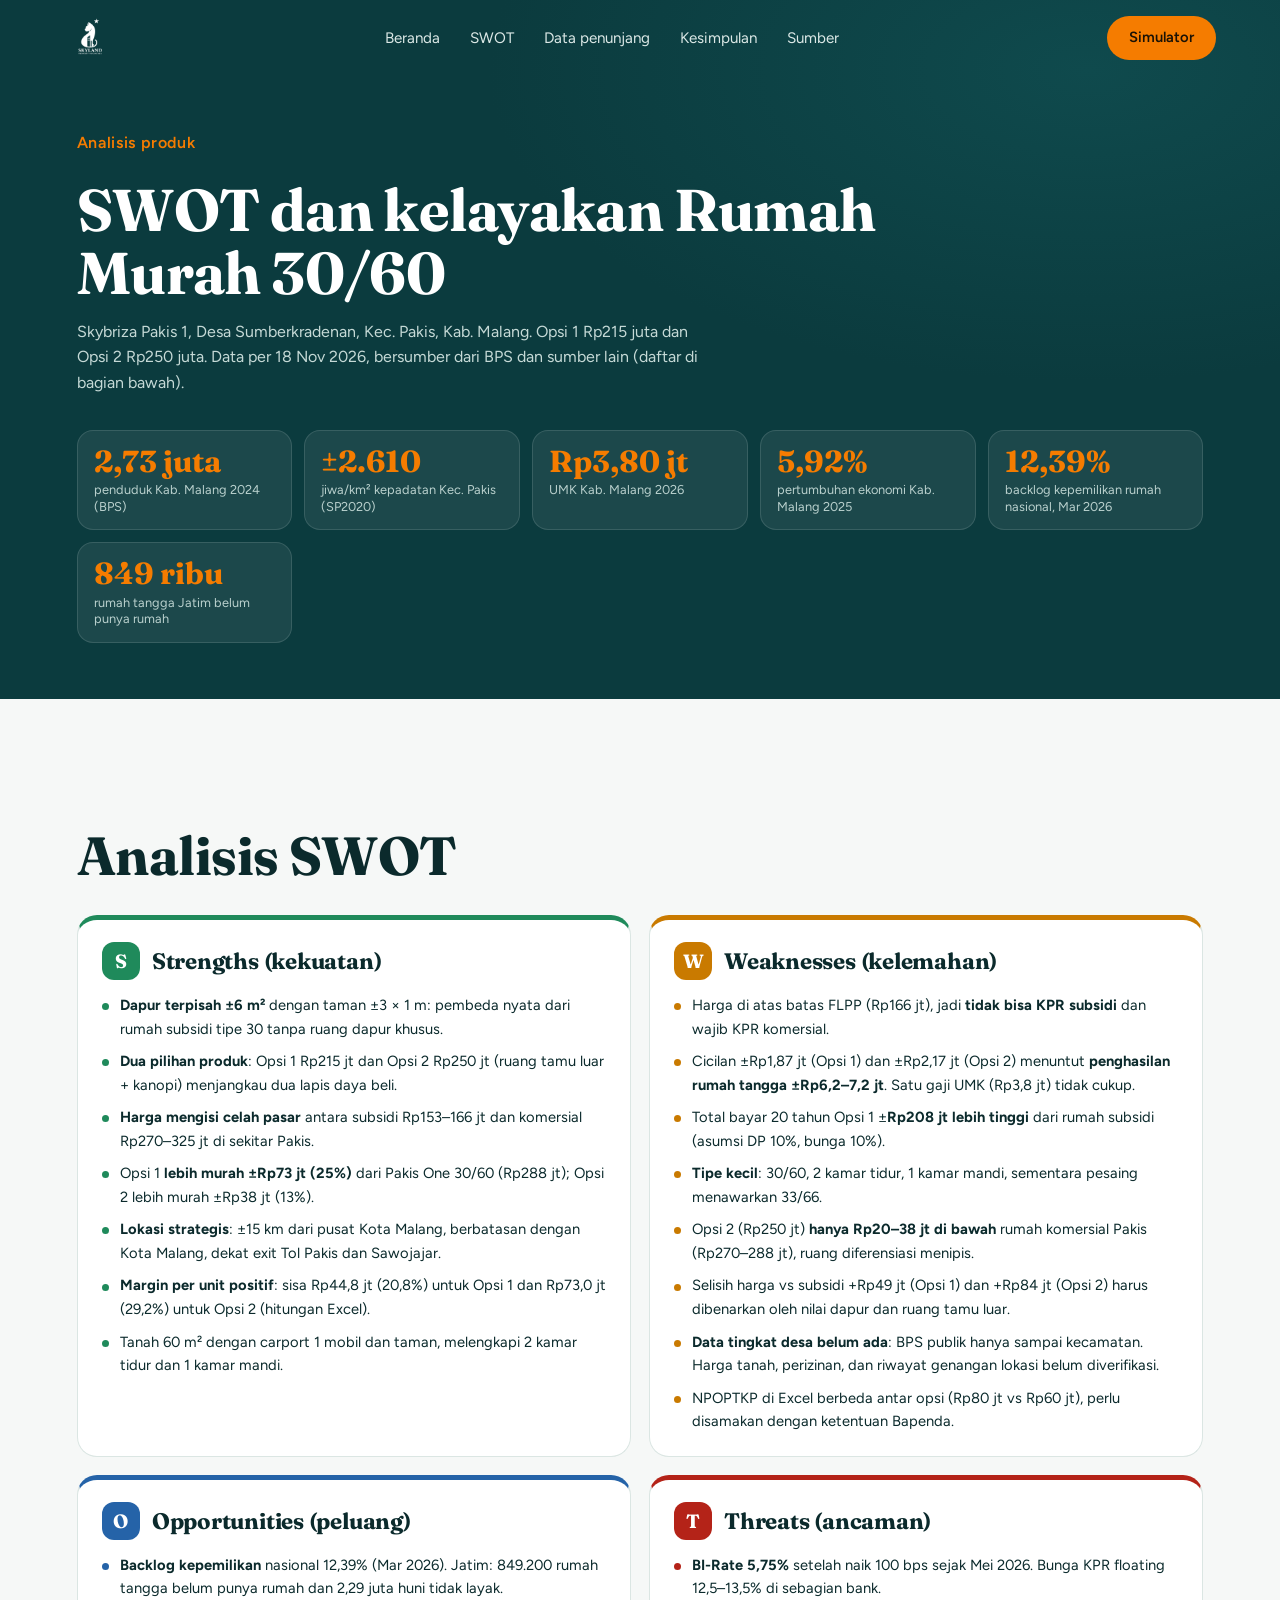
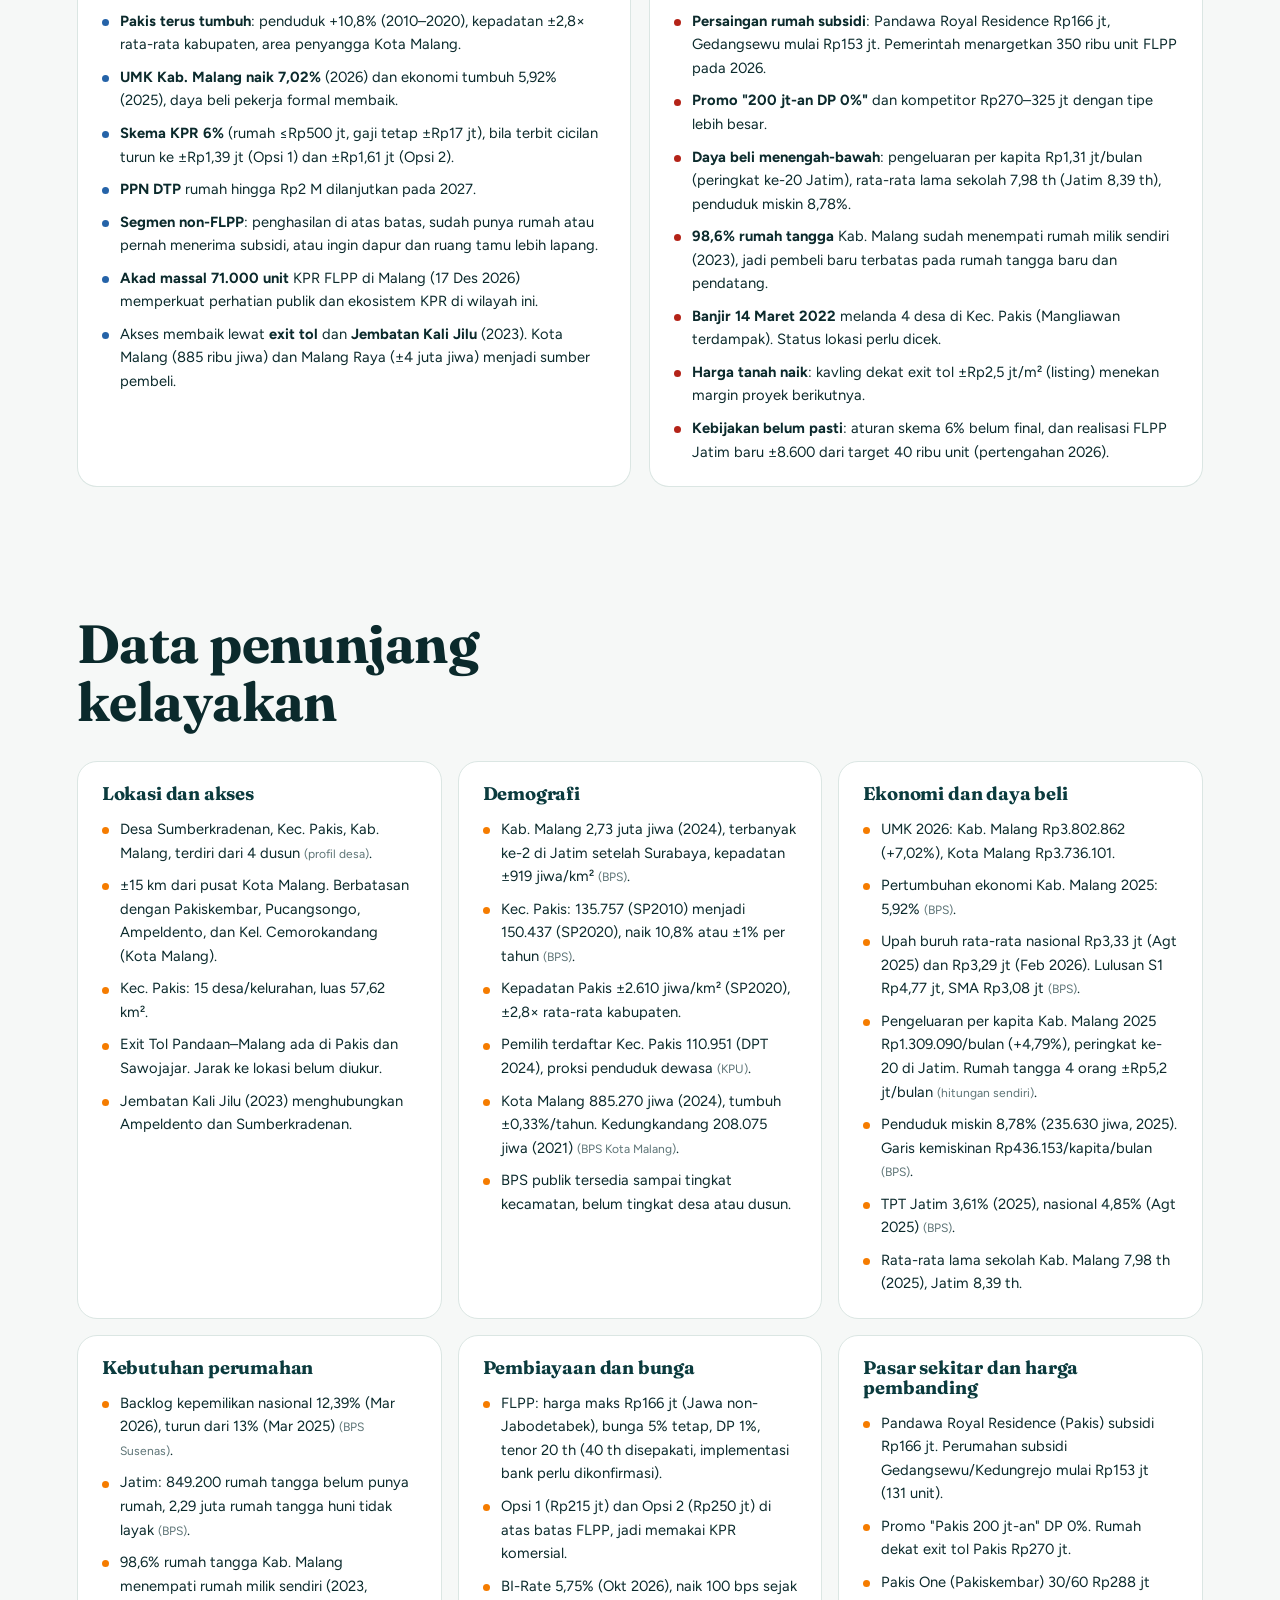
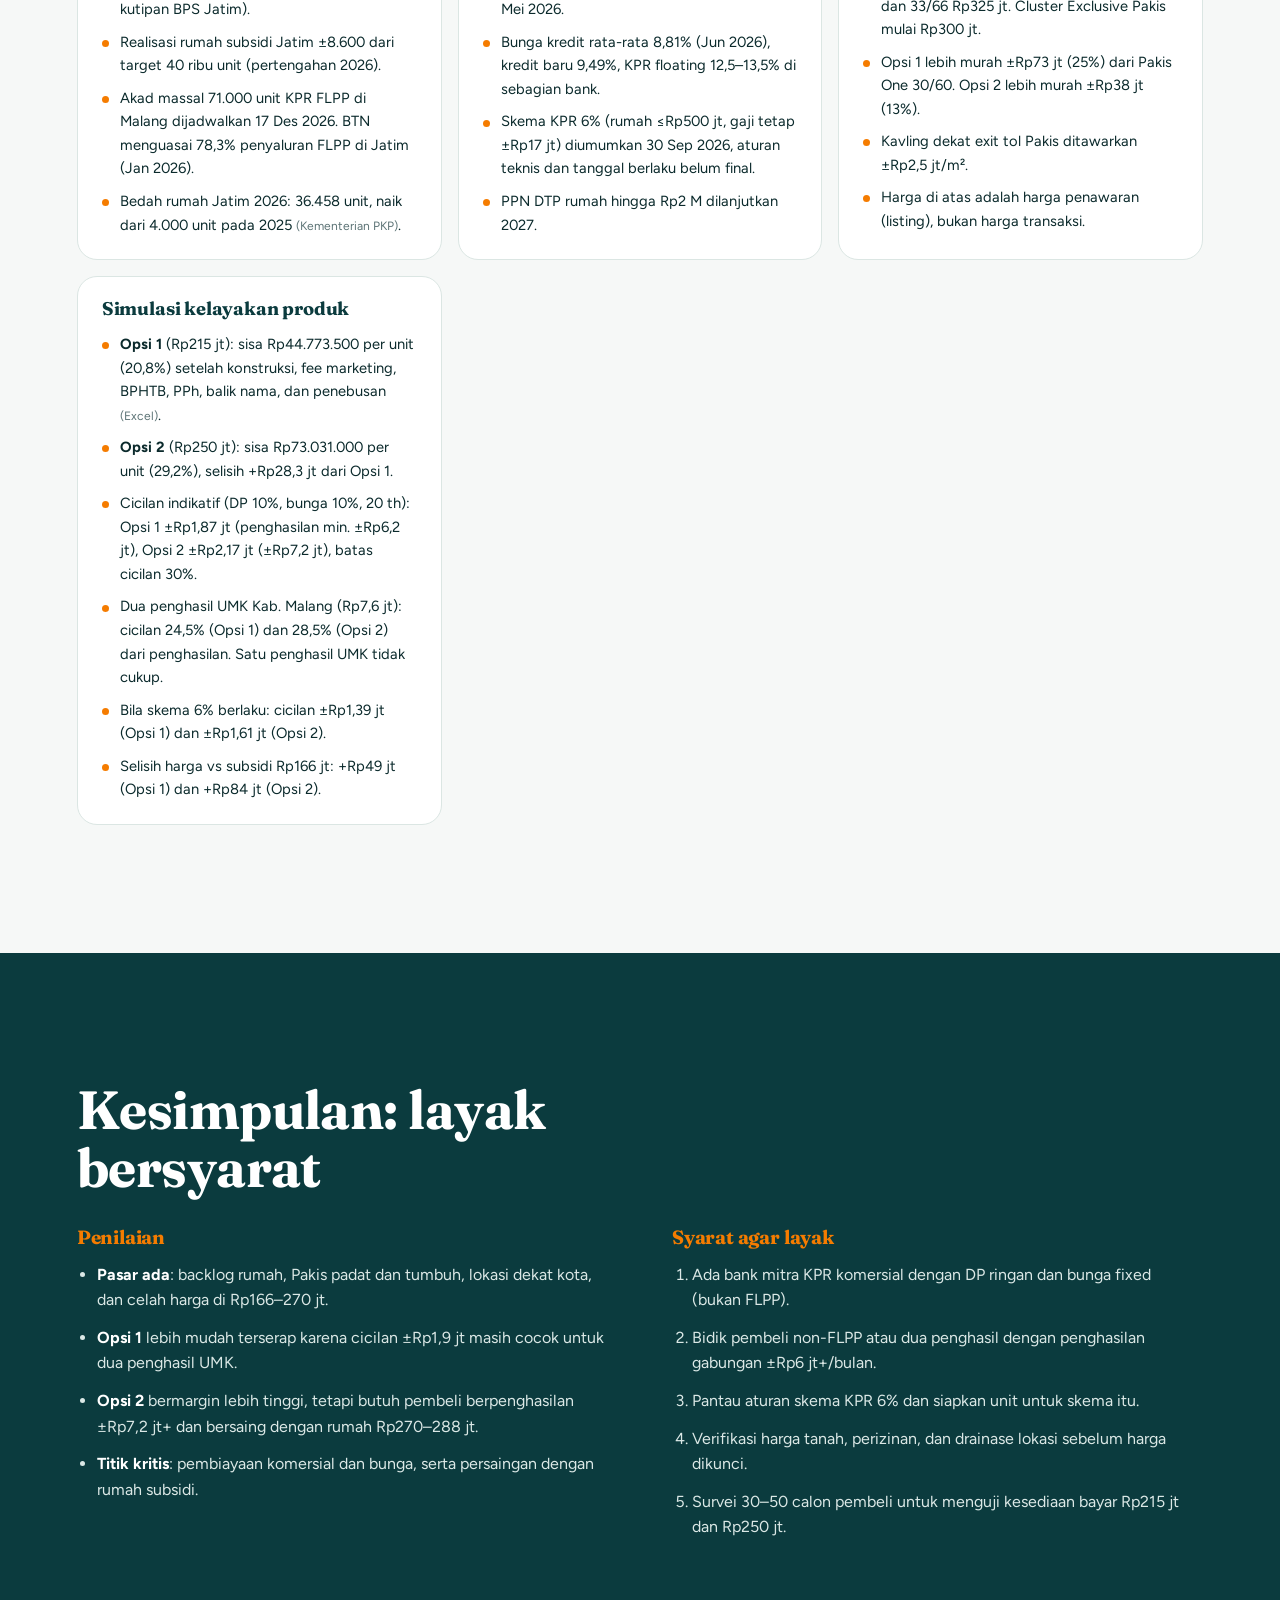
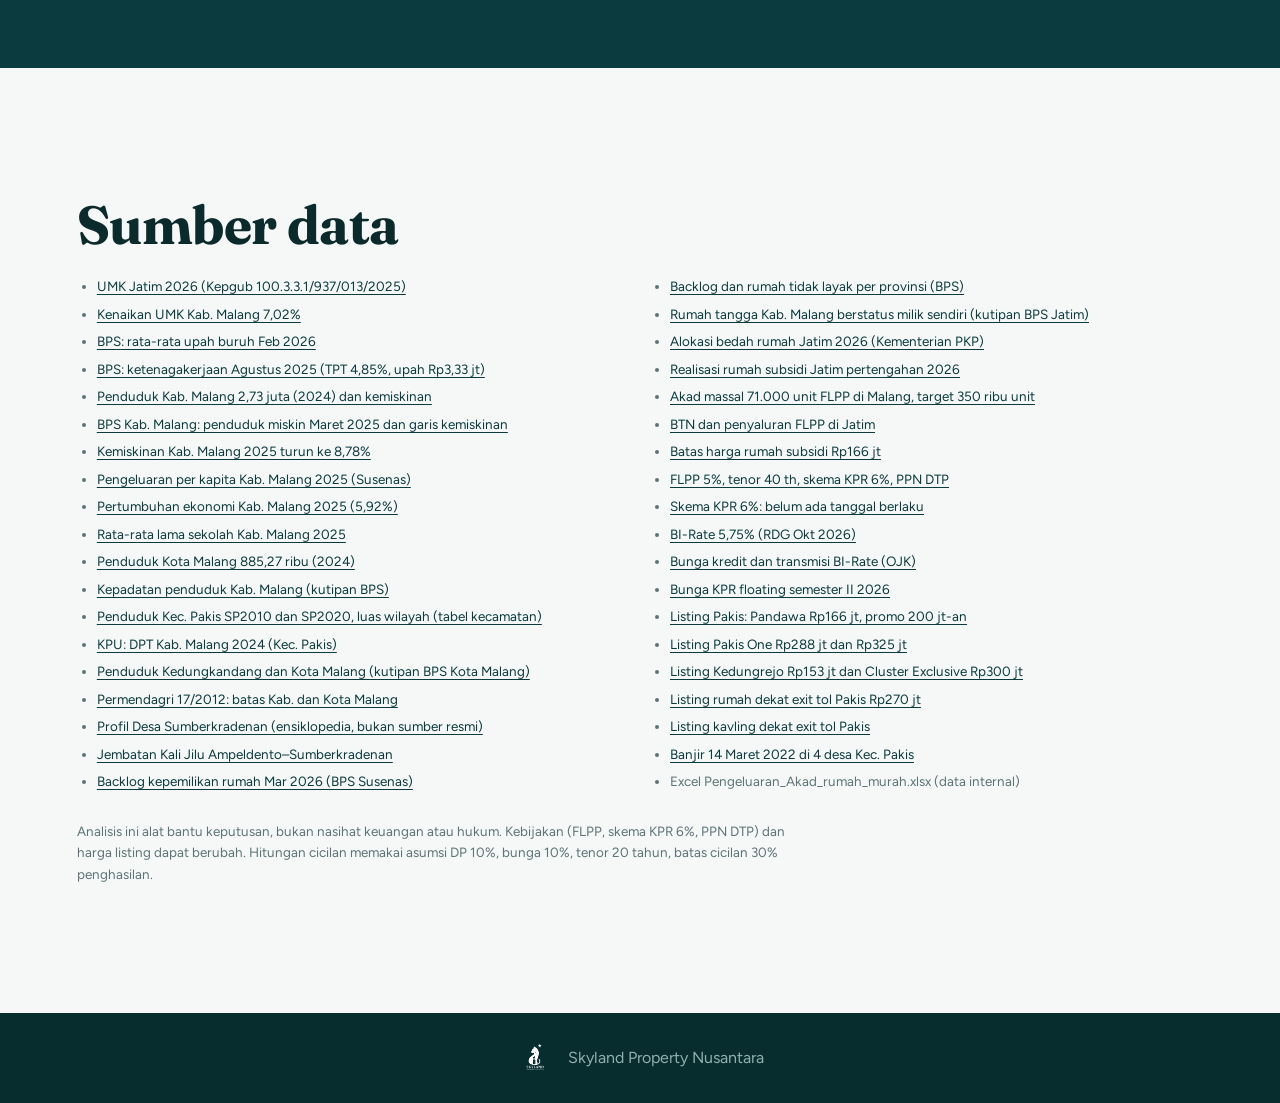
<file: analisa.html>
<!DOCTYPE html>
<html lang="id">
<head>
<meta charset="UTF-8">
<meta name="viewport" content="width=device-width, initial-scale=1">
<title>Analisis SWOT &amp; Kelayakan | Rumah Murah 30/60 Skybriza Pakis</title>
<link rel="preconnect" href="https://fonts.googleapis.com">
<link rel="preconnect" href="https://fonts.gstatic.com" crossorigin>
<link href="https://fonts.googleapis.com/css2?family=Fraunces:opsz,wght@9..144,500;9..144,700&family=Figtree:wght@400;500;600;700&display=swap" rel="stylesheet">
<link rel="stylesheet" href="style.css">
</head>
<body>
<header class="nav" id="nav">
  <a href="index.html" class="brand"><img src="img/logo.webp" alt="Skyland Property Nusantara"></a>
  <nav id="navlinks">
    <a href="index.html">Beranda</a>
    <a href="#swot">SWOT</a>
    <a href="#data">Data penunjang</a>
    <a href="#kesimpulan">Kesimpulan</a>
    <a href="#sumber">Sumber</a>
  </nav>
  <a href="index.html#simulator" class="btn btn-sm">Simulator</a>
  <button class="menu" id="menu" type="button" aria-label="Buka menu" aria-expanded="false" aria-controls="navlinks"><span></span></button>
</header>

<main>
<section class="ahero">
  <p class="tag">Analisis produk</p>
  <h1>SWOT dan kelayakan Rumah Murah 30/60</h1>
  <p>Skybriza Pakis 1, Desa Sumberkradenan, Kec. Pakis, Kab. Malang. Opsi 1 Rp215 juta dan Opsi 2 Rp250 juta. Data per 18 Nov 2026, bersumber dari BPS dan sumber lain (daftar di bagian bawah).</p>
  <div class="figs">
    <div class="fig"><b data-to="2.73" data-dec="2" data-suf=" juta">0</b><span>penduduk Kab. Malang 2024 (BPS)</span></div>
    <div class="fig"><b data-to="2610" data-pre="±">0</b><span>jiwa/km² kepadatan Kec. Pakis (SP2020)</span></div>
    <div class="fig"><b data-to="3.80" data-dec="2" data-pre="Rp" data-suf=" jt">0</b><span>UMK Kab. Malang 2026</span></div>
    <div class="fig"><b data-to="5.92" data-dec="2" data-suf="%">0</b><span>pertumbuhan ekonomi Kab. Malang 2025</span></div>
    <div class="fig"><b data-to="12.39" data-dec="2" data-suf="%">0</b><span>backlog kepemilikan rumah nasional, Mar 2026</span></div>
    <div class="fig"><b data-to="849" data-suf=" ribu">0</b><span>rumah tangga Jatim belum punya rumah</span></div>
  </div>
</section>

<section class="sec" id="swot">
  <h2>Analisis SWOT</h2>
  <div class="swot">
    <article class="sw" style="--c:#1f8a5b"><h3><i>S</i>Strengths (kekuatan)</h3><ul>
      <li><b>Dapur terpisah ±6 m²</b> dengan taman ±3 × 1 m: pembeda nyata dari rumah subsidi tipe 30 tanpa ruang dapur khusus.</li>
      <li><b>Dua pilihan produk</b>: Opsi 1 Rp215 jt dan Opsi 2 Rp250 jt (ruang tamu luar + kanopi) menjangkau dua lapis daya beli.</li>
      <li><b>Harga mengisi celah pasar</b> antara subsidi Rp153–166 jt dan komersial Rp270–325 jt di sekitar Pakis.</li>
      <li>Opsi 1 <b>lebih murah ±Rp73 jt (25%)</b> dari Pakis One 30/60 (Rp288 jt); Opsi 2 lebih murah ±Rp38 jt (13%).</li>
      <li><b>Lokasi strategis</b>: ±15 km dari pusat Kota Malang, berbatasan dengan Kota Malang, dekat exit Tol Pakis dan Sawojajar.</li>
      <li><b>Margin per unit positif</b>: sisa Rp44,8 jt (20,8%) untuk Opsi 1 dan Rp73,0 jt (29,2%) untuk Opsi 2 (hitungan Excel).</li>
      <li>Tanah 60 m² dengan carport 1 mobil dan taman, melengkapi 2 kamar tidur dan 1 kamar mandi.</li>
    </ul></article>
    <article class="sw" style="--c:#c97a00"><h3><i>W</i>Weaknesses (kelemahan)</h3><ul>
      <li>Harga di atas batas FLPP (Rp166 jt), jadi <b>tidak bisa KPR subsidi</b> dan wajib KPR komersial.</li>
      <li>Cicilan ±Rp1,87 jt (Opsi 1) dan ±Rp2,17 jt (Opsi 2) menuntut <b>penghasilan rumah tangga ±Rp6,2–7,2 jt</b>. Satu gaji UMK (Rp3,8 jt) tidak cukup.</li>
      <li>Total bayar 20 tahun Opsi 1 ±<b>Rp208 jt lebih tinggi</b> dari rumah subsidi (asumsi DP 10%, bunga 10%).</li>
      <li><b>Tipe kecil</b>: 30/60, 2 kamar tidur, 1 kamar mandi, sementara pesaing menawarkan 33/66.</li>
      <li>Opsi 2 (Rp250 jt) <b>hanya Rp20–38 jt di bawah</b> rumah komersial Pakis (Rp270–288 jt), ruang diferensiasi menipis.</li>
      <li>Selisih harga vs subsidi +Rp49 jt (Opsi 1) dan +Rp84 jt (Opsi 2) harus dibenarkan oleh nilai dapur dan ruang tamu luar.</li>
      <li><b>Data tingkat desa belum ada</b>: BPS publik hanya sampai kecamatan. Harga tanah, perizinan, dan riwayat genangan lokasi belum diverifikasi.</li>
      <li>NPOPTKP di Excel berbeda antar opsi (Rp80 jt vs Rp60 jt), perlu disamakan dengan ketentuan Bapenda.</li>
    </ul></article>
    <article class="sw" style="--c:#2563a8"><h3><i>O</i>Opportunities (peluang)</h3><ul>
      <li><b>Backlog kepemilikan</b> nasional 12,39% (Mar 2026). Jatim: 849.200 rumah tangga belum punya rumah dan 2,29 juta huni tidak layak.</li>
      <li><b>Pakis terus tumbuh</b>: penduduk +10,8% (2010–2020), kepadatan ±2,8× rata-rata kabupaten, area penyangga Kota Malang.</li>
      <li><b>UMK Kab. Malang naik 7,02%</b> (2026) dan ekonomi tumbuh 5,92% (2025), daya beli pekerja formal membaik.</li>
      <li><b>Skema KPR 6%</b> (rumah ≤Rp500 jt, gaji tetap ±Rp17 jt), bila terbit cicilan turun ke ±Rp1,39 jt (Opsi 1) dan ±Rp1,61 jt (Opsi 2).</li>
      <li><b>PPN DTP</b> rumah hingga Rp2 M dilanjutkan pada 2027.</li>
      <li><b>Segmen non-FLPP</b>: penghasilan di atas batas, sudah punya rumah atau pernah menerima subsidi, atau ingin dapur dan ruang tamu lebih lapang.</li>
      <li><b>Akad massal 71.000 unit</b> KPR FLPP di Malang (17 Des 2026) memperkuat perhatian publik dan ekosistem KPR di wilayah ini.</li>
      <li>Akses membaik lewat <b>exit tol</b> dan <b>Jembatan Kali Jilu</b> (2023). Kota Malang (885 ribu jiwa) dan Malang Raya (±4 juta jiwa) menjadi sumber pembeli.</li>
    </ul></article>
    <article class="sw" style="--c:#b42318"><h3><i>T</i>Threats (ancaman)</h3><ul>
      <li><b>BI-Rate 5,75%</b> setelah naik 100 bps sejak Mei 2026. Bunga KPR floating 12,5–13,5% di sebagian bank.</li>
      <li><b>Persaingan rumah subsidi</b>: Pandawa Royal Residence Rp166 jt, Gedangsewu mulai Rp153 jt. Pemerintah menargetkan 350 ribu unit FLPP pada 2026.</li>
      <li><b>Promo "200 jt-an DP 0%"</b> dan kompetitor Rp270–325 jt dengan tipe lebih besar.</li>
      <li><b>Daya beli menengah-bawah</b>: pengeluaran per kapita Rp1,31 jt/bulan (peringkat ke-20 Jatim), rata-rata lama sekolah 7,98 th (Jatim 8,39 th), penduduk miskin 8,78%.</li>
      <li><b>98,6% rumah tangga</b> Kab. Malang sudah menempati rumah milik sendiri (2023), jadi pembeli baru terbatas pada rumah tangga baru dan pendatang.</li>
      <li><b>Banjir 14 Maret 2022</b> melanda 4 desa di Kec. Pakis (Mangliawan terdampak). Status lokasi perlu dicek.</li>
      <li><b>Harga tanah naik</b>: kavling dekat exit tol ±Rp2,5 jt/m² (listing) menekan margin proyek berikutnya.</li>
      <li><b>Kebijakan belum pasti</b>: aturan skema 6% belum final, dan realisasi FLPP Jatim baru ±8.600 dari target 40 ribu unit (pertengahan 2026).</li>
    </ul></article>
  </div>
</section>

<section class="sec" id="data" style="padding-top:0">
  <h2>Data penunjang kelayakan</h2>
  <div class="data">
    <article class="dc"><h3>Lokasi dan akses</h3><ul>
      <li>Desa Sumberkradenan, Kec. Pakis, Kab. Malang, terdiri dari 4 dusun <em>(profil desa)</em>.</li>
      <li>±15 km dari pusat Kota Malang. Berbatasan dengan Pakiskembar, Pucangsongo, Ampeldento, dan Kel. Cemorokandang (Kota Malang).</li>
      <li>Kec. Pakis: 15 desa/kelurahan, luas 57,62 km².</li>
      <li>Exit Tol Pandaan–Malang ada di Pakis dan Sawojajar. Jarak ke lokasi belum diukur.</li>
      <li>Jembatan Kali Jilu (2023) menghubungkan Ampeldento dan Sumberkradenan.</li>
    </ul></article>
    <article class="dc"><h3>Demografi</h3><ul>
      <li>Kab. Malang 2,73 juta jiwa (2024), terbanyak ke-2 di Jatim setelah Surabaya, kepadatan ±919 jiwa/km² <em>(BPS)</em>.</li>
      <li>Kec. Pakis: 135.757 (SP2010) menjadi 150.437 (SP2020), naik 10,8% atau ±1% per tahun <em>(BPS)</em>.</li>
      <li>Kepadatan Pakis ±2.610 jiwa/km² (SP2020), ±2,8× rata-rata kabupaten.</li>
      <li>Pemilih terdaftar Kec. Pakis 110.951 (DPT 2024), proksi penduduk dewasa <em>(KPU)</em>.</li>
      <li>Kota Malang 885.270 jiwa (2024), tumbuh ±0,33%/tahun. Kedungkandang 208.075 jiwa (2021) <em>(BPS Kota Malang)</em>.</li>
      <li>BPS publik tersedia sampai tingkat kecamatan, belum tingkat desa atau dusun.</li>
    </ul></article>
    <article class="dc"><h3>Ekonomi dan daya beli</h3><ul>
      <li>UMK 2026: Kab. Malang Rp3.802.862 (+7,02%), Kota Malang Rp3.736.101.</li>
      <li>Pertumbuhan ekonomi Kab. Malang 2025: 5,92% <em>(BPS)</em>.</li>
      <li>Upah buruh rata-rata nasional Rp3,33 jt (Agt 2025) dan Rp3,29 jt (Feb 2026). Lulusan S1 Rp4,77 jt, SMA Rp3,08 jt <em>(BPS)</em>.</li>
      <li>Pengeluaran per kapita Kab. Malang 2025 Rp1.309.090/bulan (+4,79%), peringkat ke-20 di Jatim. Rumah tangga 4 orang ±Rp5,2 jt/bulan <em>(hitungan sendiri)</em>.</li>
      <li>Penduduk miskin 8,78% (235.630 jiwa, 2025). Garis kemiskinan Rp436.153/kapita/bulan <em>(BPS)</em>.</li>
      <li>TPT Jatim 3,61% (2025), nasional 4,85% (Agt 2025) <em>(BPS)</em>.</li>
      <li>Rata-rata lama sekolah Kab. Malang 7,98 th (2025), Jatim 8,39 th.</li>
    </ul></article>
    <article class="dc"><h3>Kebutuhan perumahan</h3><ul>
      <li>Backlog kepemilikan nasional 12,39% (Mar 2026), turun dari 13% (Mar 2025) <em>(BPS Susenas)</em>.</li>
      <li>Jatim: 849.200 rumah tangga belum punya rumah, 2,29 juta rumah tangga huni tidak layak <em>(BPS)</em>.</li>
      <li>98,6% rumah tangga Kab. Malang menempati rumah milik sendiri (2023, kutipan BPS Jatim).</li>
      <li>Realisasi rumah subsidi Jatim ±8.600 dari target 40 ribu unit (pertengahan 2026).</li>
      <li>Akad massal 71.000 unit KPR FLPP di Malang dijadwalkan 17 Des 2026. BTN menguasai 78,3% penyaluran FLPP di Jatim (Jan 2026).</li>
      <li>Bedah rumah Jatim 2026: 36.458 unit, naik dari 4.000 unit pada 2025 <em>(Kementerian PKP)</em>.</li>
    </ul></article>
    <article class="dc"><h3>Pembiayaan dan bunga</h3><ul>
      <li>FLPP: harga maks Rp166 jt (Jawa non-Jabodetabek), bunga 5% tetap, DP 1%, tenor 20 th (40 th disepakati, implementasi bank perlu dikonfirmasi).</li>
      <li>Opsi 1 (Rp215 jt) dan Opsi 2 (Rp250 jt) di atas batas FLPP, jadi memakai KPR komersial.</li>
      <li>BI-Rate 5,75% (Okt 2026), naik 100 bps sejak Mei 2026.</li>
      <li>Bunga kredit rata-rata 8,81% (Jun 2026), kredit baru 9,49%, KPR floating 12,5–13,5% di sebagian bank.</li>
      <li>Skema KPR 6% (rumah ≤Rp500 jt, gaji tetap ±Rp17 jt) diumumkan 30 Sep 2026, aturan teknis dan tanggal berlaku belum final.</li>
      <li>PPN DTP rumah hingga Rp2 M dilanjutkan 2027.</li>
    </ul></article>
    <article class="dc"><h3>Pasar sekitar dan harga pembanding</h3><ul>
      <li>Pandawa Royal Residence (Pakis) subsidi Rp166 jt. Perumahan subsidi Gedangsewu/Kedungrejo mulai Rp153 jt (131 unit).</li>
      <li>Promo "Pakis 200 jt-an" DP 0%. Rumah dekat exit tol Pakis Rp270 jt.</li>
      <li>Pakis One (Pakiskembar) 30/60 Rp288 jt dan 33/66 Rp325 jt. Cluster Exclusive Pakis mulai Rp300 jt.</li>
      <li>Opsi 1 lebih murah ±Rp73 jt (25%) dari Pakis One 30/60. Opsi 2 lebih murah ±Rp38 jt (13%).</li>
      <li>Kavling dekat exit tol Pakis ditawarkan ±Rp2,5 jt/m².</li>
      <li>Harga di atas adalah harga penawaran (listing), bukan harga transaksi.</li>
    </ul></article>
    <article class="dc"><h3>Simulasi kelayakan produk</h3><ul>
      <li><b>Opsi 1</b> (Rp215 jt): sisa Rp44.773.500 per unit (20,8%) setelah konstruksi, fee marketing, BPHTB, PPh, balik nama, dan penebusan <em>(Excel)</em>.</li>
      <li><b>Opsi 2</b> (Rp250 jt): sisa Rp73.031.000 per unit (29,2%), selisih +Rp28,3 jt dari Opsi 1.</li>
      <li>Cicilan indikatif (DP 10%, bunga 10%, 20 th): Opsi 1 ±Rp1,87 jt (penghasilan min. ±Rp6,2 jt), Opsi 2 ±Rp2,17 jt (±Rp7,2 jt), batas cicilan 30%.</li>
      <li>Dua penghasil UMK Kab. Malang (Rp7,6 jt): cicilan 24,5% (Opsi 1) dan 28,5% (Opsi 2) dari penghasilan. Satu penghasil UMK tidak cukup.</li>
      <li>Bila skema 6% berlaku: cicilan ±Rp1,39 jt (Opsi 1) dan ±Rp1,61 jt (Opsi 2).</li>
      <li>Selisih harga vs subsidi Rp166 jt: +Rp49 jt (Opsi 1) dan +Rp84 jt (Opsi 2).</li>
    </ul></article>
  </div>
</section>

<section class="sec dark" id="kesimpulan">
  <h2>Kesimpulan: layak bersyarat</h2>
  <div class="concl">
    <div><h3>Penilaian</h3><ul class="cl">
      <li><b>Pasar ada</b>: backlog rumah, Pakis padat dan tumbuh, lokasi dekat kota, dan celah harga di Rp166–270 jt.</li>
      <li><b>Opsi 1</b> lebih mudah terserap karena cicilan ±Rp1,9 jt masih cocok untuk dua penghasil UMK.</li>
      <li><b>Opsi 2</b> bermargin lebih tinggi, tetapi butuh pembeli berpenghasilan ±Rp7,2 jt+ dan bersaing dengan rumah Rp270–288 jt.</li>
      <li><b>Titik kritis</b>: pembiayaan komersial dan bunga, serta persaingan dengan rumah subsidi.</li>
    </ul></div>
    <div><h3>Syarat agar layak</h3><ol class="cl">
      <li>Ada bank mitra KPR komersial dengan DP ringan dan bunga fixed (bukan FLPP).</li>
      <li>Bidik pembeli non-FLPP atau dua penghasil dengan penghasilan gabungan ±Rp6 jt+/bulan.</li>
      <li>Pantau aturan skema KPR 6% dan siapkan unit untuk skema itu.</li>
      <li>Verifikasi harga tanah, perizinan, dan drainase lokasi sebelum harga dikunci.</li>
      <li>Survei 30–50 calon pembeli untuk menguji kesediaan bayar Rp215 jt dan Rp250 jt.</li>
    </ol></div>
  </div>
</section>

<section class="sec" id="sumber">
  <h2>Sumber data</h2>
  <ul class="srcl" id="srcl"></ul>
  <p class="hint2">Analisis ini alat bantu keputusan, bukan nasihat keuangan atau hukum. Kebijakan (FLPP, skema KPR 6%, PPN DTP) dan harga listing dapat berubah. Hitungan cicilan memakai asumsi DP 10%, bunga 10%, tenor 20 tahun, batas cicilan 30% penghasilan.</p>
</section>
</main>
<footer><img src="img/logo.webp" alt=""><span>Skyland Property Nusantara</span></footer>
<script src="analisa.js"></script>
</body>
</html>
</file>
<file: style.css>
:root{
  --teal:#0b3b3e; --teal2:#0f4a4d; --mint:#e8efed; --paper:#f6f8f7;
  --orange:#f57c00; --green:#1f7a6b; --ink:#0b2a2c; --mut:#5d7476;
  --serif:'Fraunces',Cambria,Georgia,serif; --sans:'Figtree',system-ui,sans-serif;
  --mx:0; --my:0;
}
*{box-sizing:border-box;margin:0;padding:0}
html{scroll-behavior:smooth;scroll-padding-top:80px}
body{font-family:var(--sans);color:var(--ink);background:var(--paper);line-height:1.6;overflow-x:hidden}
img{display:block;max-width:100%}
h1,h2,h3{font-family:var(--serif);font-weight:700;line-height:1.08;letter-spacing:-.01em}
h2{font-size:clamp(2rem,4.2vw,3.4rem);max-width:18ch}
a{color:inherit;text-decoration:none}
:focus-visible{outline:3px solid var(--orange);outline-offset:3px}

/* NAV */
.nav{position:fixed;inset:0 0 auto;z-index:50;display:flex;align-items:center;justify-content:space-between;padding:12px clamp(20px,5vw,64px);transition:.3s}
.nav.solid{background:rgba(11,59,62,.88);backdrop-filter:blur(14px);padding-block:8px}
.brand img{height:52px;width:auto}
.nav nav{display:flex;gap:30px;color:#dbe8e6;font-size:.95rem}
.nav nav a{position:relative;padding:4px 0}
.nav nav a::after{content:"";position:absolute;left:0;bottom:0;height:2px;width:100%;background:var(--orange);transform:scaleX(0);transform-origin:left;transition:transform .3s}
.nav nav a:hover::after{transform:scaleX(1)}
.btn{display:inline-block;background:var(--orange);color:#1a1205;font-weight:600;padding:16px 34px;border-radius:999px;transition:transform .25s,box-shadow .25s}
.btn:hover{transform:translateY(-3px);box-shadow:0 14px 30px -10px rgba(245,124,0,.7)}
.btn-sm{padding:10px 22px;font-size:.92rem}

/* HERO */
.hero{min-height:100svh;background:radial-gradient(1200px 700px at 80% 30%,var(--teal2),var(--teal) 60%);color:#fff;display:grid;grid-template-columns:1.05fr .95fr;align-items:center;gap:40px;padding:120px clamp(20px,6vw,90px) 70px;overflow:hidden}
.tag{color:var(--orange);font-weight:600;letter-spacing:.04em;margin-bottom:22px}
.hero h1{font-size:clamp(2.8rem,6.6vw,5.8rem)}
.hero h1 span{display:block;opacity:0;transform:translateY(40px);animation:up .9s cubic-bezier(.2,.7,.2,1) forwards}
.hero h1 span:nth-child(2){animation-delay:.18s}
.lead{max-width:34ch;font-size:1.2rem;color:#c5d9d6;margin:28px 0 36px;opacity:0;animation:up .9s .4s forwards}
.hero-cta{display:flex;align-items:center;gap:28px;flex-wrap:wrap;opacity:0;animation:up .9s .55s forwards}
.price{background:var(--orange);color:#1a1205;font-weight:700;font-size:1.5rem;padding:14px 38px;border-radius:999px}
.link{border-bottom:2px solid var(--orange);padding-bottom:3px}
@keyframes up{to{opacity:1;transform:none}}

.stage{position:relative;height:min(78vh,680px);justify-self:center;width:min(100%,520px)}
.layer{position:absolute;transition:transform .25s ease-out;will-change:transform}
.l1{inset:0 12% 0 0;transform:translate(calc(var(--mx)*-14px),calc(var(--my)*-10px))}
.l2{right:0;bottom:3%;width:47%;transform:translate(calc(var(--mx)*26px),calc(var(--my)*20px));animation:float 6s ease-in-out infinite}
.l3{left:-4%;top:14%;transform:translate(calc(var(--mx)*40px),calc(var(--my)*28px))}
.arch{height:100%;border-radius:999px 999px 28px 28px;overflow:hidden;box-shadow:0 40px 80px -30px #000}
.arch img{width:100%;height:118%;object-fit:cover;transform:translateY(var(--sy,0px))}
.plan-card{background:#fff;padding:10px;border-radius:20px;box-shadow:0 30px 60px -20px #000}
.plan-card img{border-radius:12px}
.chip{background:rgba(255,255,255,.95);color:var(--ink);padding:12px 18px;border-radius:16px;font-size:.85rem;line-height:1.3;box-shadow:0 18px 40px -16px #000}
.chip b{font-size:1.1rem;color:var(--orange)}
@keyframes float{50%{translate:0 -12px}}

/* SECTIONS */
.sec{padding:clamp(70px,10vw,140px) clamp(20px,6vw,90px)}
.sub{color:var(--mut);margin-top:14px}
.dark{background:var(--teal);color:#fff}
.dark .sub{color:#a9c4c1}

/* COMPARE */
.compare{--p:50%;position:relative;margin-top:44px;border-radius:28px;overflow:hidden;background:#fff;height:min(72vh,620px);box-shadow:0 30px 70px -40px #0b3b3e;user-select:none;touch-action:pan-y}
.pane{position:absolute;inset:0;display:grid;place-items:center;padding:24px}
.pane img{height:100%;width:auto;max-width:46%;object-fit:contain}
.base{background:var(--mint)}
.base img{margin-right:auto;margin-left:6%}
.top{background:#fff;clip-path:inset(0 0 0 var(--p))}
.top img{margin-left:auto;margin-right:6%}
.cap{position:absolute;top:50%;transform:translateY(-50%);max-width:240px}
.cap small{display:block;color:var(--mut);font-weight:600}
.cap b{display:block;font-family:var(--serif);font-size:clamp(1.6rem,3vw,2.5rem);margin:4px 0 8px}
.cap span{font-size:.95rem;color:var(--mut)}
.cap.left{right:6%;text-align:right}
.cap.right{left:6%}
.cap.right small,.cap.right b{color:var(--orange)}
.handle{position:absolute;top:0;bottom:0;left:var(--p);width:3px;background:var(--orange);transform:translateX(-50%);pointer-events:none}
.handle i{position:absolute;top:50%;left:50%;width:54px;height:54px;border-radius:50%;background:var(--orange);transform:translate(-50%,-50%);box-shadow:0 8px 24px -6px rgba(0,0,0,.5)}
.handle i::before,.handle i::after{content:"";position:absolute;top:50%;width:9px;height:9px;border:solid #1a1205;border-width:0 0 3px 3px}
.handle i::before{left:14px;transform:translateY(-50%) rotate(45deg)}
.handle i::after{right:14px;transform:translateY(-50%) rotate(-135deg)}
#range{position:absolute;inset:0;width:100%;height:100%;opacity:0;cursor:ew-resize}

/* DENAH */
.denah-wrap{display:grid;grid-template-columns:minmax(260px,.8fr) 1.2fr;gap:clamp(30px,6vw,90px);align-items:center}
.plan{position:relative;background:#fff;padding:14px;border-radius:24px;max-width:400px;justify-self:center;box-shadow:0 40px 80px -30px #000}
.plan img{border-radius:14px}
.pin{position:absolute;left:var(--x);top:var(--y);width:38px;height:38px;margin:-19px 0 0 -19px;border-radius:50%;border:3px solid #fff;background:var(--orange);color:#1a1205;font:700 1rem var(--sans);cursor:pointer;transition:transform .25s,background .25s}
.pin::after{content:"";position:absolute;inset:-8px;border-radius:50%;border:2px solid var(--orange);animation:ping 2.4s infinite;opacity:0}
.pin.on{transform:scale(1.3);background:#fff;z-index:2}
.pin.on::after{opacity:1}
@keyframes ping{0%{transform:scale(.7);opacity:.9}100%{transform:scale(1.5);opacity:0}}
.rooms ul{list-style:none;margin-top:34px}
.rooms li{display:flex;align-items:center;gap:18px;padding:16px 18px;border-radius:18px;cursor:pointer;transition:background .25s,transform .25s}
.rooms li:hover,.rooms li.on{background:rgba(255,255,255,.09)}
.rooms li.on{transform:translateX(10px)}
.rooms li>i{flex:none;width:42px;height:42px;border-radius:50%;background:var(--orange);color:#1a1205;display:grid;place-items:center;font:700 1rem var(--sans)}
.rooms li b{display:block;font-size:1.15rem}
.rooms li span{color:#a9c4c1}

/* DAPUR */
.kitchen{display:grid;grid-template-columns:1.2fr .8fr;gap:clamp(30px,5vw,80px);margin-top:46px;align-items:center}
.tabs{display:inline-flex;background:var(--mint);border-radius:999px;padding:5px;margin-bottom:18px}
.tabs button{border:0;background:none;font:600 .92rem var(--sans);padding:9px 20px;border-radius:999px;cursor:pointer;color:var(--mut)}
.tabs button.on{background:var(--teal);color:#fff}
.tilt{position:relative;border-radius:26px;overflow:hidden;background:var(--mint);transform:perspective(1000px) rotateX(var(--rx,0deg)) rotateY(var(--ry,0deg));transition:transform .2s ease-out;box-shadow:0 36px 70px -36px #0b3b3e}
.tilt img{width:100%;aspect-ratio:16/10;object-fit:cover;transition:opacity .3s}
.badge{position:absolute;left:20px;bottom:20px;background:var(--orange);color:#1a1205;font-weight:700;padding:10px 22px;border-radius:999px}
.feats{list-style:none;display:grid;gap:26px}
.feats li{padding-left:22px;border-left:3px solid var(--orange);color:var(--mut)}
.feats b{display:block;color:var(--ink);font-size:1.15rem;margin-bottom:2px}

/* HARGA */
.money{display:grid;grid-template-columns:1.2fr .8fr;gap:clamp(30px,6vw,90px);margin-top:46px;align-items:center}
.row{display:grid;grid-template-columns:140px 1fr 110px;align-items:center;gap:16px;margin-bottom:22px}
.row span{color:#a9c4c1}
.row b{font:700 1.7rem var(--serif);text-align:right}
.track{height:20px;background:rgba(255,255,255,.1);border-radius:99px;overflow:hidden}
.bar{display:block;height:100%;width:0;border-radius:99px;background:#7fb5ab;transition:width 1.6s cubic-bezier(.2,.7,.2,1)}
.bar.hi{background:var(--orange)}
em{font-style:normal}
.diff{margin-top:34px;color:var(--orange)}
.diff strong{display:block;font:700 clamp(3rem,7vw,5.5rem)/1 var(--serif)}
.checks{list-style:none;display:grid;gap:18px}
.checks li{position:relative;padding-left:48px}
.checks li::before{content:"";position:absolute;left:0;top:-3px;width:32px;height:32px;border-radius:50%;background:#2fa36b}
.checks li::after{content:"";position:absolute;left:11px;top:3px;width:8px;height:15px;border:solid #fff;border-width:0 3px 3px 0;transform:rotate(45deg)}

/* TRIO + SPEC */
.trio{display:grid;grid-template-columns:repeat(3,1fr);gap:24px;margin-top:46px}
.trio article{background:var(--mint);padding:40px 32px;border-radius:24px;transition:transform .3s,background .3s}
.trio article:hover{transform:translateY(-8px);background:#fff}
.trio h3{font-size:1.6rem;margin-bottom:12px}
.trio p{color:var(--mut)}
.specs{display:grid;grid-template-columns:repeat(3,1fr);gap:18px;margin-top:46px}
.specs div{background:var(--mint);border-radius:22px;padding:30px;color:var(--mut)}
.specs b{display:block;font:700 clamp(2.2rem,4vw,3.4rem)/1.1 var(--serif);color:var(--ink)}
.specs .hl{background:var(--orange);color:#3a2300}
.specs .hl b{color:#1a1205}

/* CTA + FOOTER */
.cta{text-align:center;padding:clamp(80px,12vw,160px) 20px}
.cta h2{margin:0 auto 26px;max-width:16ch}
.cta p:not(.sub){color:var(--orange);font-weight:600;font-size:1.25rem}
.cta .btn{margin-top:34px}
footer{background:#082d2f;color:#8fb0ad;display:flex;align-items:center;justify-content:center;gap:14px;padding:26px}
footer img{height:38px}

/* RESPONSIVE */
@media(max-width:900px){
  .nav nav{display:none}
  .hero,.denah-wrap,.kitchen,.money{grid-template-columns:1fr}
  .stage{height:520px;order:-1;margin-top:20px}
  .trio,.specs{grid-template-columns:1fr 1fr}
  .row{grid-template-columns:1fr 90px;}
  .row .track{grid-column:1/-1;order:3}
  .compare{height:520px}
  .cap{max-width:120px}.cap span{display:none}
}
@media(max-width:560px){.trio,.specs{grid-template-columns:1fr}.hero{padding-top:100px}}
@media(prefers-reduced-motion:reduce){*{animation:none!important;transition:none!important}.hero h1 span,.lead,.hero-cta{opacity:1;transform:none}}

/* Opsi denah + harga tunggal */
.switch{display:inline-flex;background:rgba(255,255,255,.1);border-radius:999px;padding:5px;margin:22px 0 4px}
.switch button{border:0;background:none;color:#cfe2df;font:600 .95rem var(--sans);padding:9px 24px;border-radius:999px;cursor:pointer;transition:.25s}
.switch button.on{background:var(--orange);color:#1a1205}
.plan img{transition:opacity .25s}
.pricebig{font:700 clamp(3.4rem,9vw,7rem)/1 var(--serif);color:var(--orange)}
.pricebig em{font-style:normal}

/* Hero: Opsi 1 dan Opsi 2 berdampingan */
.hero{grid-template-columns:.85fr 1.15fr}
.hero h1{font-size:clamp(2.6rem,4.8vw,4.4rem)}
.stage{width:min(100%,760px);height:min(80vh,720px)}
.l1{inset:0 58% 0 0}
.l2{left:30%;right:0;bottom:2%;width:auto;display:flex;gap:14px;animation:none;transform:translate(calc(var(--mx)*18px),calc(var(--my)*14px))}
.plan-card{flex:1;margin:0;position:relative;padding:10px;animation:float 6s ease-in-out infinite}
.plan-card+.plan-card{animation-delay:-3s}
.plan-card img{width:100%;border-radius:12px}
.plan-card figcaption{font-size:.74rem;color:var(--mut);text-align:center;margin-top:6px}
.olab{position:absolute;top:-13px;left:50%;transform:translateX(-50%);background:var(--teal);color:#fff;font:700 .78rem var(--sans);padding:4px 16px;border-radius:99px;border:2px solid #fff;z-index:1}
.olab.hi{background:var(--orange);color:#1a1205}
.l3{left:-3%;top:8%}
.l4{right:0;top:9%;transform:translate(calc(var(--mx)*-30px),calc(var(--my)*20px))}
.layer{pointer-events:none}

/* Slider perbandingan: denah utuh, tidak terpotong */
.compare{height:min(84vh,780px)}
.pane{display:block;padding:0}
.pane img{position:absolute;left:50%;top:24px;height:calc(100% - 48px);width:auto;max-width:90%;transform:translateX(-50%);object-fit:contain;margin:0}
.top{background:var(--mint)}
.cap.left{left:5%;right:auto;text-align:left}
.cap.right{right:5%;left:auto;text-align:right}

@media(max-width:900px){
  .hero{grid-template-columns:1fr}
  .stage{height:600px;order:-1;margin-top:20px}
  .compare{height:560px}
  .pane img{top:78px;height:calc(100% - 92px)}
  .cap{top:14px;transform:none;max-width:44%}
  .cap.left{left:14px}.cap.right{right:14px}
  .cap span{display:none}.cap b{font-size:1.2rem}
}
@media(max-width:700px){
  .stage{height:auto;display:grid;gap:16px;width:100%}
  .layer{position:static;transform:none!important}
  .l1 .arch{height:210px;border-radius:24px}
  .l1 .arch img{height:100%;transform:none}
  .l2{display:flex;gap:10px;padding-top:12px}
  .l3,.l4{display:none}
}

/* Catatan ruang tamu luar + label opsi */
.imgw{position:relative}
.note{position:absolute;left:2.6%;top:64.5%;transform:translateY(-50%);background:var(--orange);color:#1a1205;font:700 .64rem/1.2 var(--sans);padding:3px 9px;border-radius:99px;white-space:nowrap;box-shadow:0 6px 14px -6px #000}
.optdesc{color:var(--orange);font-weight:600;margin-top:10px;max-width:40ch}

/* Simulator keuangan: Opsi 1 kiri, Opsi 2 kanan */
.simcard{background:#fff;color:var(--ink);border-radius:28px;padding:clamp(22px,3vw,44px);max-width:1280px;margin:0 auto}
.simcard h2{max-width:none;font-size:clamp(1.6rem,3vw,2.3rem)}
.simcard h2 small{font:500 .9rem var(--sans);color:var(--mut)}
.subd{color:var(--mut);margin:8px 0 22px}
.simgrid{display:grid;grid-template-columns:1fr 1fr;gap:20px;align-items:start}
.sc{background:var(--mint);border-radius:20px;padding:20px}
.sc.b{background:#fdeedd}
.sc h3{font-size:1.1rem;display:flex;justify-content:space-between;gap:10px;align-items:flex-start}
.sc h3 i{font:700 .68rem var(--sans);background:var(--teal);color:#fff;padding:3px 10px;border-radius:99px;white-space:nowrap}
.sc.b h3 i{background:var(--orange);color:#1a1205}
.fields{display:grid;grid-template-columns:1fr 1fr;gap:10px;margin:14px 0}
.fields label{font-size:.74rem;color:var(--mut);font-weight:600;display:grid;gap:3px}
.fields .in{position:relative}
.fields input{width:100%;font:600 .95rem var(--sans);padding:9px 44px 9px 12px;border:1px solid #cfdcd9;border-radius:12px;background:#fff;color:var(--ink)}
.fields .u{position:absolute;right:12px;top:50%;transform:translateY(-50%);font-size:.75rem;color:var(--mut);font-weight:500}
.res{width:100%;border-collapse:collapse;font-size:.86rem}
.res td{padding:5px 0;border-bottom:1px solid rgba(0,0,0,.08)}
.res td:last-child{text-align:right;font-variant-numeric:tabular-nums;font-weight:600}
.res tr.t td{font-weight:700;border-top:2px solid var(--ink)}
.res tr.k td{font:700 1.2rem var(--serif);color:var(--teal);border:0;padding-top:10px}
.simdiff{margin-top:18px;background:var(--teal);color:#fff;border-radius:16px;padding:14px 20px;font-size:.92rem}
.simdiff b{color:var(--orange)}
@media(max-width:900px){.simgrid{grid-template-columns:1fr}}

/* Harga dan spesifikasi: Opsi 1 kiri, Opsi 2 kanan */
.hero-cta .price{font-size:1.05rem;padding:12px 24px}
.price.alt{background:none;color:#fff;border:2px solid var(--orange)}
.plan-card figcaption b{display:block;color:var(--ink);font-size:.9rem}
.money.prices{grid-template-columns:1fr 1fr;gap:clamp(24px,5vw,70px);align-items:start}
.pcol{border-top:3px solid rgba(255,255,255,.25);padding-top:18px}
.pcol.hi{border-color:var(--orange)}
.plab{font-weight:700;font-size:1.15rem}
.plab span{display:block;font-weight:400;font-size:.9rem;color:#a9c4c1}
.prices .pricebig{font-size:clamp(2.6rem,5.2vw,4.6rem);margin:10px 0 22px}
.prices .checks{gap:12px}
.specpair{display:grid;grid-template-columns:1fr 1fr;gap:clamp(20px,3vw,40px);margin-top:46px;align-items:start}
.spec-col h3{font-size:1.4rem;margin-bottom:12px;display:flex;justify-content:space-between;align-items:baseline;gap:10px}
.spec-col h3 small{font:700 1rem var(--sans);color:var(--orange)}
.spec-col .specs{margin-top:0;gap:12px}
.spec-col .specs div{padding:20px 22px}
.spec-col .specs b{font-size:clamp(1.8rem,2.8vw,2.6rem)}
.specs .wide{grid-column:1/-1}
@media(max-width:900px){.money.prices,.specpair{grid-template-columns:1fr}}

/* Halaman analisis */
.ahero{background:radial-gradient(1000px 520px at 85% 10%,var(--teal2),var(--teal) 60%);color:#fff;padding:130px clamp(20px,6vw,90px) 56px}
.ahero h1{font-size:clamp(2.2rem,4.6vw,4rem);max-width:22ch}
.ahero p:not(.tag){color:#c5d9d6;max-width:64ch;margin-top:14px}
.figs{display:grid;grid-template-columns:repeat(auto-fit,minmax(180px,1fr));gap:12px;margin-top:34px}
.fig{background:rgba(255,255,255,.07);border:1px solid rgba(255,255,255,.12);border-radius:16px;padding:14px 16px}
.fig b{display:block;font:700 1.9rem/1.1 var(--serif);color:var(--orange)}
.fig span{font-size:.8rem;color:#b9d0cd;line-height:1.3;display:block;margin-top:4px}
.swot{display:grid;grid-template-columns:1fr 1fr;gap:18px;margin-top:30px}
.sw,.dc{background:#fff;border:1px solid #dbe6e3;border-radius:20px;padding:22px 24px;transition:transform .3s,box-shadow .3s}
.sw{border-top:5px solid var(--c)}
.sw:hover,.dc:hover{transform:translateY(-4px);box-shadow:0 24px 50px -30px #0b3b3e}
.sw h3{font-size:1.4rem;display:flex;align-items:center;gap:12px}
.sw h3 i{width:38px;height:38px;border-radius:12px;background:var(--c);color:#fff;display:grid;place-items:center;font:700 1.2rem var(--serif);font-style:normal}
.sw ul,.dc ul{margin-top:14px;list-style:none;display:grid;gap:9px;font-size:.92rem}
.sw li,.dc li{position:relative;padding-left:18px}
.sw li::before,.dc li::before{content:"";position:absolute;left:0;top:.62em;width:7px;height:7px;border-radius:50%;background:var(--c,var(--orange))}
.sw li b,.dc li b{color:var(--ink)}
.dc li em{color:var(--mut);font-size:.82em}
.data{display:grid;grid-template-columns:repeat(auto-fit,minmax(330px,1fr));gap:16px;margin-top:30px}
.dc h3{font-size:1.15rem;color:var(--teal)}
.concl{display:grid;grid-template-columns:1fr 1fr;gap:clamp(24px,5vw,70px);margin-top:30px}
.concl h3{color:var(--orange);font-size:1.2rem}
.cl{margin-top:14px;display:grid;gap:12px;padding-left:20px;color:#dbe8e6}
ul.cl{list-style:disc}
.cl b{color:#fff}
.srcl{margin-top:22px;padding-left:20px;columns:2;column-gap:40px;font-size:.84rem;color:var(--mut)}
.srcl li{margin-bottom:6px;break-inside:avoid}
.srcl a{color:var(--teal);text-decoration:underline;text-underline-offset:3px}
.hint2{margin-top:22px;font-size:.84rem;color:var(--mut);max-width:80ch}
@media(max-width:900px){.swot,.concl{grid-template-columns:1fr}.srcl{columns:1}}

/* Model 3D di hero */
.stage3d{display:grid;grid-template-columns:1fr 1fr;gap:16px;width:100%;align-self:center}
.v3{margin:0;background:rgba(255,255,255,.07);border:1px solid rgba(255,255,255,.12);border-radius:26px;overflow:hidden}
.cv{height:min(56vh,500px);cursor:grab;touch-action:pan-y;outline-offset:-3px}
.cv.grab{cursor:grabbing}
.cv canvas{display:block;width:100%;height:100%}
.v3 figcaption{padding:4px 20px 18px;display:flex;flex-wrap:wrap;align-items:baseline;gap:4px 12px}
.v3 figcaption b{font:700 1.5rem var(--serif);color:var(--orange)}
.v3 figcaption small{color:#cfe2df;flex-basis:100%}
.olab3{background:var(--teal2);color:#fff;font:700 .78rem var(--sans);padding:4px 14px;border-radius:99px;border:1px solid rgba(255,255,255,.3)}
.olab3.hi{background:var(--orange);color:#1a1205;border-color:var(--orange)}
.hint3{grid-column:1/-1;text-align:center;color:#cfe2df;font-size:.85rem}
.hero{grid-template-columns:.7fr 1.3fr}
@media(max-width:900px){.hero{grid-template-columns:1fr}.cv{height:380px}}
@media(max-width:560px){.stage3d{grid-template-columns:1fr}.cv{height:300px}}

/* =====================================================
   TAMPILAN HP / TABLET KECIL
   ===================================================== */
html{-webkit-text-size-adjust:100%}
.data{grid-template-columns:repeat(auto-fit,minmax(min(330px,100%),1fr))}
.menu{display:none}
#range{touch-action:pan-y}
@media(hover:none){
  .sw:hover,.dc:hover{transform:none;box-shadow:none}
  .trio article:hover{transform:none;background:var(--mint)}
  .btn:hover{transform:none;box-shadow:none}
}

/* Navigasi: tombol hamburger */
@media(max-width:900px){
  .menu{display:grid;place-items:center;flex:none;width:44px;height:44px;margin-left:10px;border:0;border-radius:12px;background:rgba(255,255,255,.14);cursor:pointer}
  .menu span,.menu span::before,.menu span::after{display:block;width:20px;height:2px;border-radius:2px;background:#fff;transition:.3s}
  .menu span{position:relative}
  .menu span::before,.menu span::after{content:"";position:absolute;left:0}
  .menu span::before{top:-6px}.menu span::after{top:6px}
  .nav.open .menu span{background:transparent}
  .nav.open .menu span::before{top:0;transform:rotate(45deg)}
  .nav.open .menu span::after{top:0;transform:rotate(-45deg)}
  .nav .btn-sm{margin-left:auto}
  .nav.open{background:var(--teal)}
  .nav nav{display:flex;flex-direction:column;gap:0;position:absolute;top:100%;left:0;right:0;padding:4px clamp(20px,5vw,64px) 14px;background:var(--teal);box-shadow:0 26px 40px -20px rgba(0,0,0,.6);opacity:0;visibility:hidden;transform:translateY(-8px);transition:.25s}
  .nav.open nav{opacity:1;visibility:visible;transform:none}
  .nav nav a{padding:14px 0;font-size:1.05rem;border-bottom:1px solid rgba(255,255,255,.1)}
  .nav nav a:last-child{border-bottom:0}
  .nav nav a::after{display:none}
}

@media(max-width:700px){
  .brand img{height:42px}
  .btn-sm{padding:9px 16px;font-size:.85rem}
  .sec{padding:60px 20px}
  h2{max-width:none}

  /* Hero */
  .hero{min-height:0;padding:96px 20px 48px;gap:26px}
  .hero h1{font-size:clamp(2.3rem,10.5vw,3rem)}
  .tag{margin-bottom:16px;font-size:.95rem}
  .lead{font-size:1.05rem;margin:18px 0 24px}
  .hero-cta{gap:10px 12px}
  .hero-cta .price{font-size:.95rem;padding:10px 18px}
  .v3{border-radius:22px}
  .v3 figcaption{padding:2px 16px 14px}
  .v3 figcaption b{font-size:1.3rem}

  /* Perbandingan denah */
  .compare{height:500px;border-radius:20px;margin-top:28px}
  .cap{top:10px;max-width:46%}
  .cap small{font-size:.8rem}
  .cap b{font-size:1.05rem;margin:2px 0}
  .pane img{top:68px;height:calc(100% - 80px)}
  .handle i{width:44px;height:44px}
  .handle i::before{left:11px}.handle i::after{right:11px}

  /* Denah interaktif */
  .denah-wrap{gap:26px}
  .plan{width:100%;max-width:340px;padding:10px;border-radius:18px}
  .pin{width:32px;height:32px;margin:-16px 0 0 -16px;font-size:.9rem;border-width:2px}
  .switch button{padding:9px 20px}
  .rooms ul{margin-top:18px}
  .rooms li{padding:11px 12px;gap:14px}
  .rooms li.on{transform:none}
  .rooms li>i{width:36px;height:36px}
  .rooms li b{font-size:1.05rem}
  .rooms li span{font-size:.9rem}

  /* Simulator */
  #simulator.sec{padding:40px 10px}
  .simcard{padding:18px 12px;border-radius:22px}
  .simcard h2 small{display:block;margin-top:4px}
  .subd{font-size:.88rem}
  .simgrid{gap:14px}
  .sc{padding:16px 12px}
  .sc h3{flex-wrap:wrap}
  .fields{gap:10px 8px}
  .fields label{font-size:.78rem;align-content:end}
  .fields input{font-size:16px;padding:10px 34px 10px 10px}
  .fields .u{right:9px;font-size:.7rem}
  .res{font-size:.84rem}
  .res tr.k td{font-size:1.1rem}
  .simdiff{font-size:.88rem;padding:12px 14px}

  /* Dapur */
  .kitchen{margin-top:28px;gap:26px}
  .tilt{border-radius:20px}
  .badge{left:12px;bottom:12px;padding:8px 16px;font-size:.9rem}
  .feats{gap:20px}

  /* Harga, gaya hidup, spesifikasi */
  .money.prices{margin-top:30px;gap:36px}
  .trio{margin-top:28px;gap:14px}
  .trio article{padding:26px 22px}
  .trio h3{font-size:1.4rem}
  .specpair{margin-top:30px;gap:34px}
  .cta{padding:70px 20px}
  .cta .btn{width:100%;max-width:340px}

  /* Halaman analisis */
  .ahero{padding:100px 20px 40px}
  .ahero h1{font-size:clamp(1.9rem,8vw,2.6rem)}
  .figs{grid-template-columns:1fr 1fr;gap:10px;margin-top:26px}
  .fig{padding:12px}
  .fig b{font-size:1.4rem}
  .fig span{font-size:.74rem}
  .swot{gap:14px;margin-top:22px}
  .sw,.dc{padding:18px 16px;border-radius:16px}
  .sw h3{font-size:1.2rem}
  .sw ul,.dc ul{font-size:.9rem}
  .data{gap:14px}
  .srcl{font-size:.8rem;overflow-wrap:anywhere}
}

@media(max-width:560px){
  .cv{height:320px}
  .spec-col .specs{grid-template-columns:1fr 1fr;gap:10px}
  .spec-col .specs div{padding:16px;font-size:.88rem;border-radius:18px}
  .spec-col .specs b{font-size:1.7rem}
  .spec-col h3{font-size:1.25rem}
}

@media(max-width:380px){
  .brand img{height:36px}
  .btn-sm{padding:8px 12px;font-size:.8rem}
  .menu{width:40px;height:40px;margin-left:8px}
  .pricebig{font-size:3rem}
  .fields input{padding-right:30px}
}
</file>
